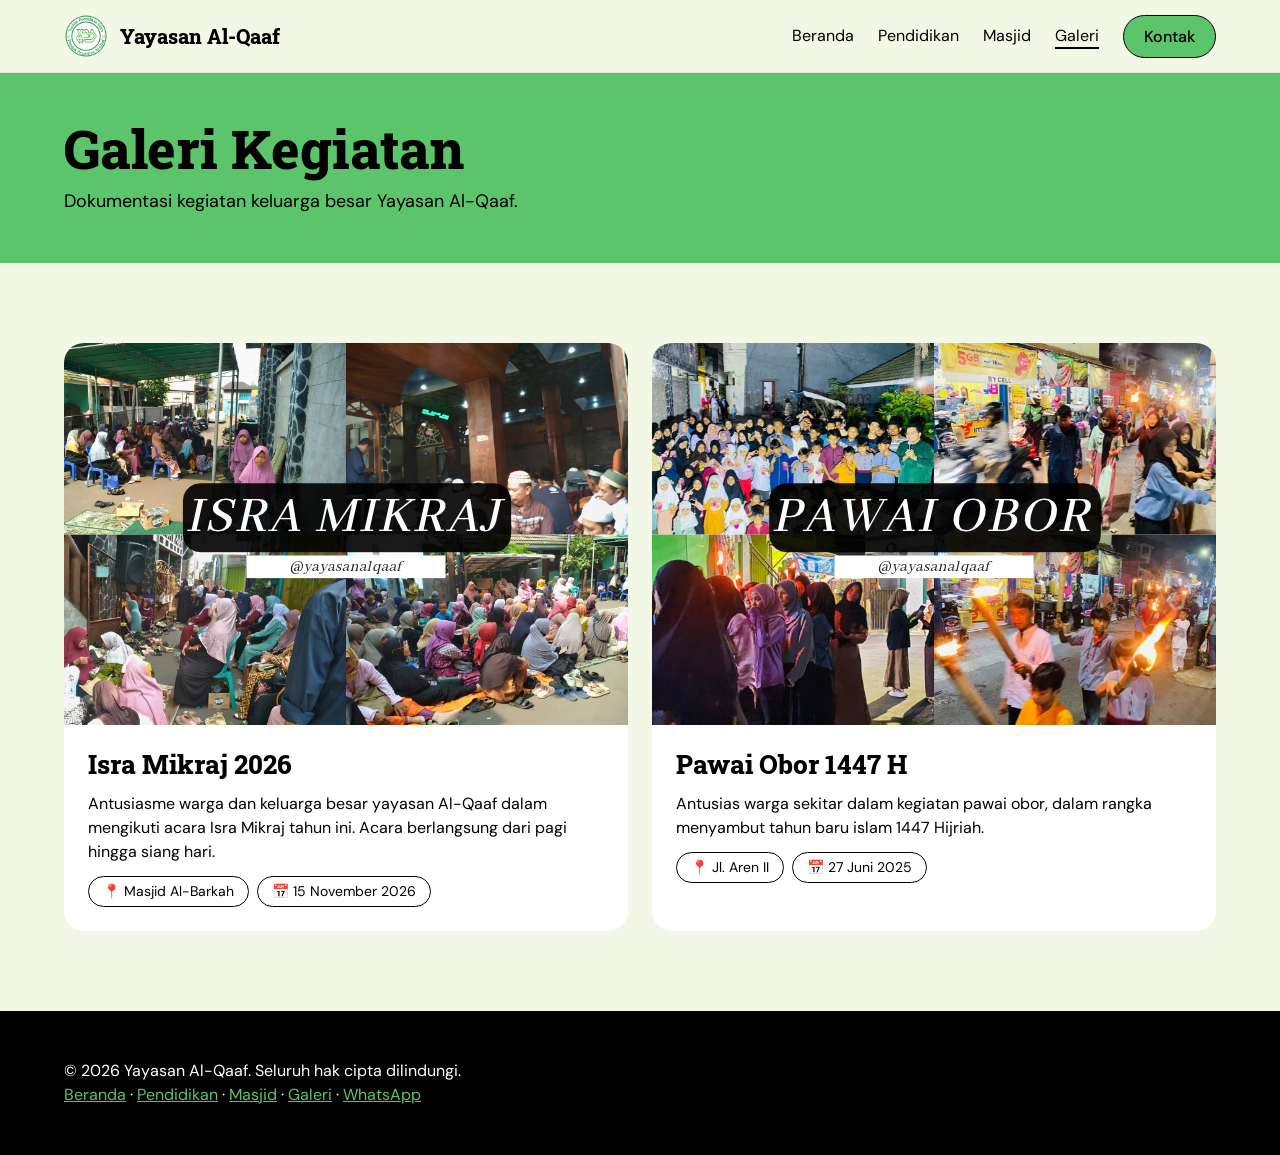
<file: galeri.html>
<!DOCTYPE html>
<html lang="id">
<head>
<meta charset="utf-8">
<!-- ===== galeri.html — Galeri Kegiatan =====
 Tambah kegiatan: salin satu blok <article>, ubah foto, judul, deskripsi, lokasi, tanggal.
 Letakkan kegiatan terbaru di paling atas.
 Header & footer dibuat otomatis oleh js/layout.js (jangan tulis manual di sini). -->
<title>Galeri Kegiatan — Pondok Pesantren Al-Qaaf</title>
<meta name="description" content="Dokumentasi kegiatan santri dan keluarga besar Pondok Pesantren Al-Qaaf.">
<link rel="canonical" href="https://alqaaf.ponpes.id/galeri.html">
<meta property="og:type" content="website"><meta property="og:locale" content="id_ID">
<meta property="og:title" content="Galeri Kegiatan — Pondok Pesantren Al-Qaaf">
<meta property="og:description" content="Dokumentasi kegiatan santri dan keluarga besar Pondok Pesantren Al-Qaaf.">
<meta property="og:image" content="https://alqaaf.ponpes.id/images/hero.png">
<meta property="og:url" content="https://alqaaf.ponpes.id/galeri.html">
<meta name="viewport" content="width=device-width, initial-scale=1">
<meta name="theme-color" content="#f2f7e6">

<!-- favicon dari favicon generator -->
<link rel="icon" type="image/png" href="images/favicon-baru/favicon-96x96.png" sizes="96x96">
<link rel="icon" type="image/svg+xml" href="images/favicon-baru/favicon.svg">
<link rel="shortcut icon" href="images/favicon-baru/favicon.ico">
<link rel="apple-touch-icon" sizes="180x180" href="images/favicon-baru/apple-touch-icon.png">
<meta name="apple-mobile-web-app-title" content="Al-Qaaf">
<link rel="manifest" href="images/favicon-baru/site.webmanifest">

<link rel="preconnect" href="https://fonts.googleapis.com"><link rel="preconnect" href="https://fonts.gstatic.com" crossorigin>
<link rel="stylesheet" href="https://fonts.googleapis.com/css2?family=DM+Mono&family=DM+Sans:wght@400;500;700&family=Roboto+Slab:wght@500;800&display=swap">
<link rel="stylesheet" href="css/variables.css">
<link rel="stylesheet" href="css/style.css">
<link rel="stylesheet" href="css/layout.css">
<!-- Font Awesome: ikon (dipakai menu bawah di HP) -->
<link rel="stylesheet" href="https://cdnjs.cloudflare.com/ajax/libs/font-awesome/6.5.2/css/all.min.css" crossorigin="anonymous" referrerpolicy="no-referrer">
</head>
<body>
<!-- Header dibuat oleh js/layout.js (ubah menu di sana). Tautan cadangan jika JavaScript mati: -->
<div id="site-header"><noscript><nav class="wrap"><a href="index.html">Beranda</a> · <a href="pendidikan.html">Pendidikan</a> · <a href="masjid.html">Masjid</a> · <a href="galeri.html">Galeri</a></nav></noscript></div>
<main>
<!-- JUDUL HALAMAN -->
<section class="page-head"><div class="wrap">
  <h1>Galeri Kegiatan</h1>
  <p>Dokumentasi kegiatan keluarga besar Yayasan Al-Qaaf.</p>
</div></section>

<!-- DAFTAR KEGIATAN: salin satu <article> untuk menambah kegiatan -->
<section><div class="wrap">
  <div class="grid">
    <article class="card gallery-card">
      <img src="images/galeri/isra-mikraj-15-11-2026.png" alt="Kegiatan Isra Mikraj" loading="lazy" width="680" height="382">
      <div class="body"><h3>Isra Mikraj 2026</h3><p>Antusiasme warga dan keluarga besar yayasan Al-Qaaf dalam mengikuti acara Isra Mikraj tahun ini. Acara berlangsung dari pagi hingga siang hari.</p>
        <div class="meta"><span>📍 Masjid Al-Barkah</span><span>📅 15 November 2026</span></div></div>
    </article>
    <article class="card gallery-card">
      <img src="images/galeri/pawai-obor-tahun-baru-islam-1447H.png" alt="Kegiatan Pawai Obor" loading="lazy" width="680" height="382">
      <div class="body"><h3>Pawai Obor 1447 H</h3><p>Antusias warga sekitar dalam kegiatan pawai obor, dalam rangka menyambut tahun baru islam 1447 Hijriah.</p>
        <div class="meta"><span>📍 Jl. Aren II</span><span>📅 27 Juni 2025</span></div></div>
    </article>
  </div>
</div></section>
</main>
<!-- Footer + menu bawah HP dibuat oleh js/layout.js -->
<div id="site-footer"></div>
<script src="js/layout.js" defer></script>
</body></html>
</file>
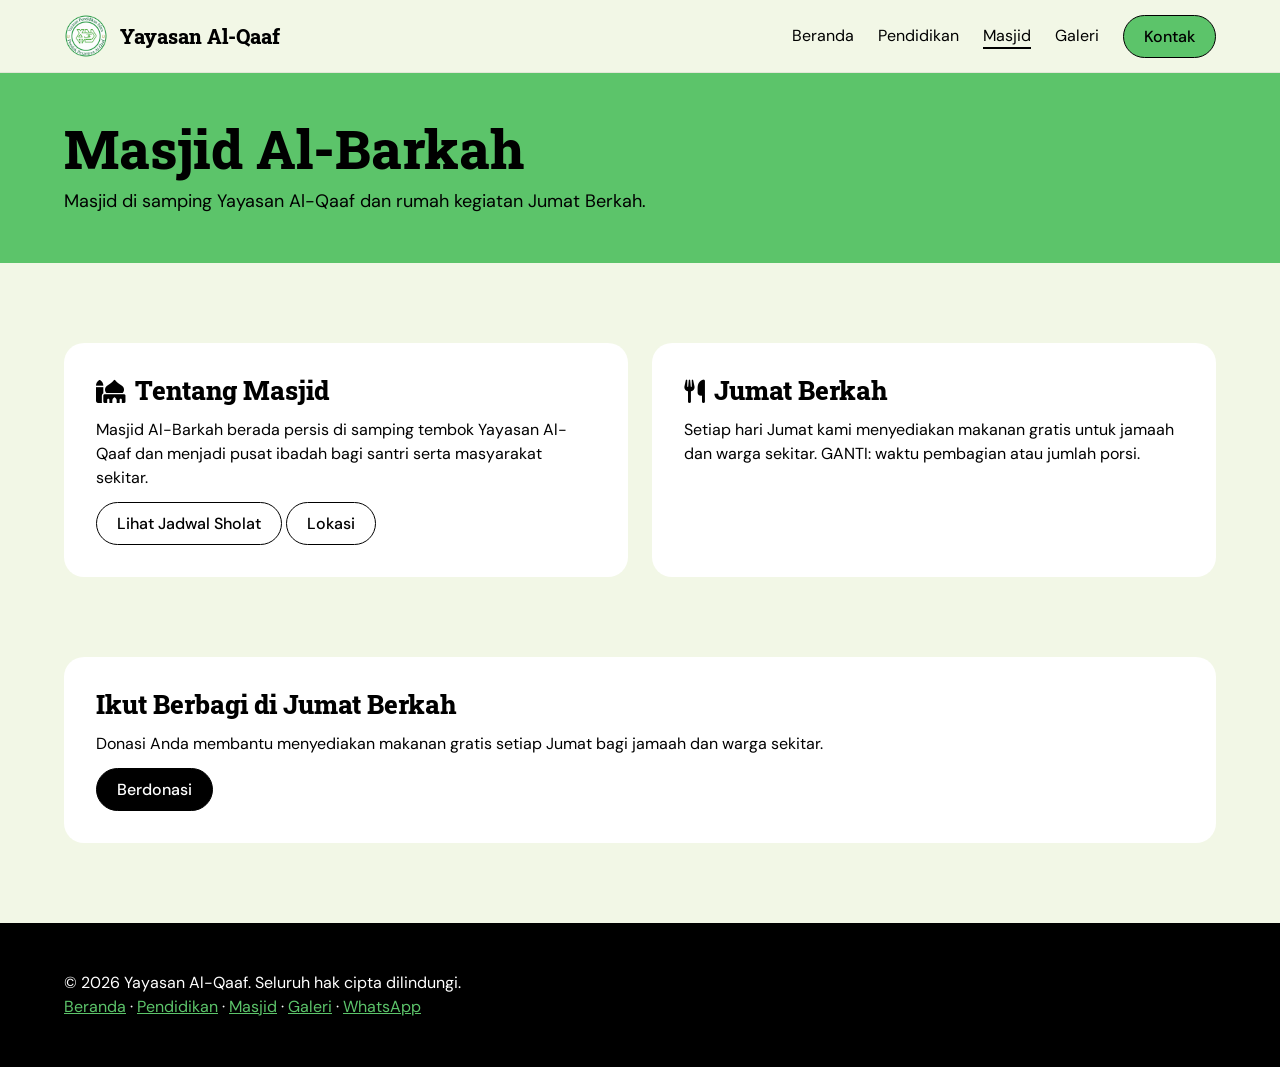
<file: masjid.html>
<!DOCTYPE html>
<html lang="id">
<head>
<meta charset="utf-8">
<title>Masjid Al-Barkah & Jumat Berkah — Yayasan Al-Qaaf</title>
<meta name="description" content="Masjid Al-Barkah di samping Yayasan Al-Qaaf, Pondok Aren, Tangerang Selatan, dan kegiatan Jumat Berkah makanan gratis setiap Jumat.">
<link rel="canonical" href="https://alqaaf.ponpes.id/masjid.html">
<meta property="og:type" content="website"><meta property="og:locale" content="id_ID">
<meta property="og:title" content="Masjid Al-Barkah & Jumat Berkah — Yayasan Al-Qaaf">
<meta property="og:description" content="Masjid Al-Barkah di samping Yayasan Al-Qaaf, Pondok Aren, Tangerang Selatan, dan kegiatan Jumat Berkah makanan gratis setiap Jumat.">
<meta property="og:image" content="https://alqaaf.ponpes.id/images/hero.png">
<meta property="og:url" content="https://alqaaf.ponpes.id/masjid.html">
<meta name="viewport" content="width=device-width, initial-scale=1">
<meta name="theme-color" content="#f2f7e6">
<link rel="preconnect" href="https://fonts.googleapis.com"><link rel="preconnect" href="https://fonts.gstatic.com" crossorigin>
<link rel="stylesheet" href="https://fonts.googleapis.com/css2?family=DM+Mono&family=DM+Sans:wght@400;500;700&family=Roboto+Slab:wght@500;800&display=swap">
<link rel="stylesheet" href="css/variables.css">
<link rel="stylesheet" href="css/style.css">
<link rel="stylesheet" href="css/layout.css">
<!-- Font Awesome: ikon -->
<link rel="stylesheet" href="https://cdnjs.cloudflare.com/ajax/libs/font-awesome/6.5.2/css/all.min.css" crossorigin="anonymous" referrerpolicy="no-referrer">
<!-- favicon dari favicon generator -->
<link rel="icon" type="image/png" href="images/favicon-baru/favicon-96x96.png" sizes="96x96">
<link rel="icon" type="image/svg+xml" href="images/favicon-baru/favicon.svg">
<link rel="shortcut icon" href="images/favicon-baru/favicon.ico">
<link rel="apple-touch-icon" sizes="180x180" href="images/favicon-baru/apple-touch-icon.png">
<meta name="apple-mobile-web-app-title" content="Al-Qaaf">
<link rel="manifest" href="images/favicon-baru/site.webmanifest">

</head>
<body>
<!-- Header dibuat oleh js/layout.js (ubah menu di sana). Tautan cadangan jika JavaScript mati: -->
<div id="site-header"><noscript><nav class="wrap"><a href="index.html">Beranda</a> · <a href="pendidikan.html">Pendidikan</a> · <a href="masjid.html">Masjid</a> · <a href="galeri.html">Galeri</a></nav></noscript></div>
<main>
<!-- JUDUL HALAMAN -->
<section class="page-head"><div class="wrap">
  <h1>Masjid Al-Barkah</h1>
  <p>Masjid di samping Yayasan Al-Qaaf dan rumah kegiatan Jumat Berkah.</p>
</div></section>

<!-- MASJID & JUMAT BERKAH -->
<section><div class="wrap">
  <div class="grid">
    <div class="card"><h3><i class="fa-solid fa-mosque" aria-hidden="true"></i>Tentang Masjid</h3>
      <p>Masjid Al-Barkah berada persis di samping tembok Yayasan Al-Qaaf dan menjadi pusat ibadah bagi santri serta masyarakat sekitar.</p>
      <p><a class="btn btn-outline btn-sm" href="index.html#jadwal">Lihat Jadwal Sholat</a>
      <a class="btn btn-outline btn-sm" href="index.html#lokasi">Lokasi</a></p></div>
    <div class="card"><h3><i class="fa-solid fa-utensils" aria-hidden="true"></i>Jumat Berkah</h3>
      <p>Setiap hari Jumat kami menyediakan makanan gratis untuk jamaah dan warga sekitar. GANTI: waktu pembagian atau jumlah porsi.</p></div>
  </div>
</div></section>

<section style="padding-top:0"><div class="wrap">
  <div class="card card-highlight">
    <h3>Ikut Berbagi di Jumat Berkah</h3>
    <p>Donasi Anda membantu menyediakan makanan gratis setiap Jumat bagi jamaah dan warga sekitar.</p>
    <p class="page-cta"><a class="btn btn-black btn-sm" href="index.html#donasi">Berdonasi</a></p>
  </div>
</div></section>
</main>
<!-- Footer + menu bawah HP dibuat oleh js/layout.js -->
<div id="site-footer"></div>
<script src="js/layout.js" defer></script>
</body></html>
</file>
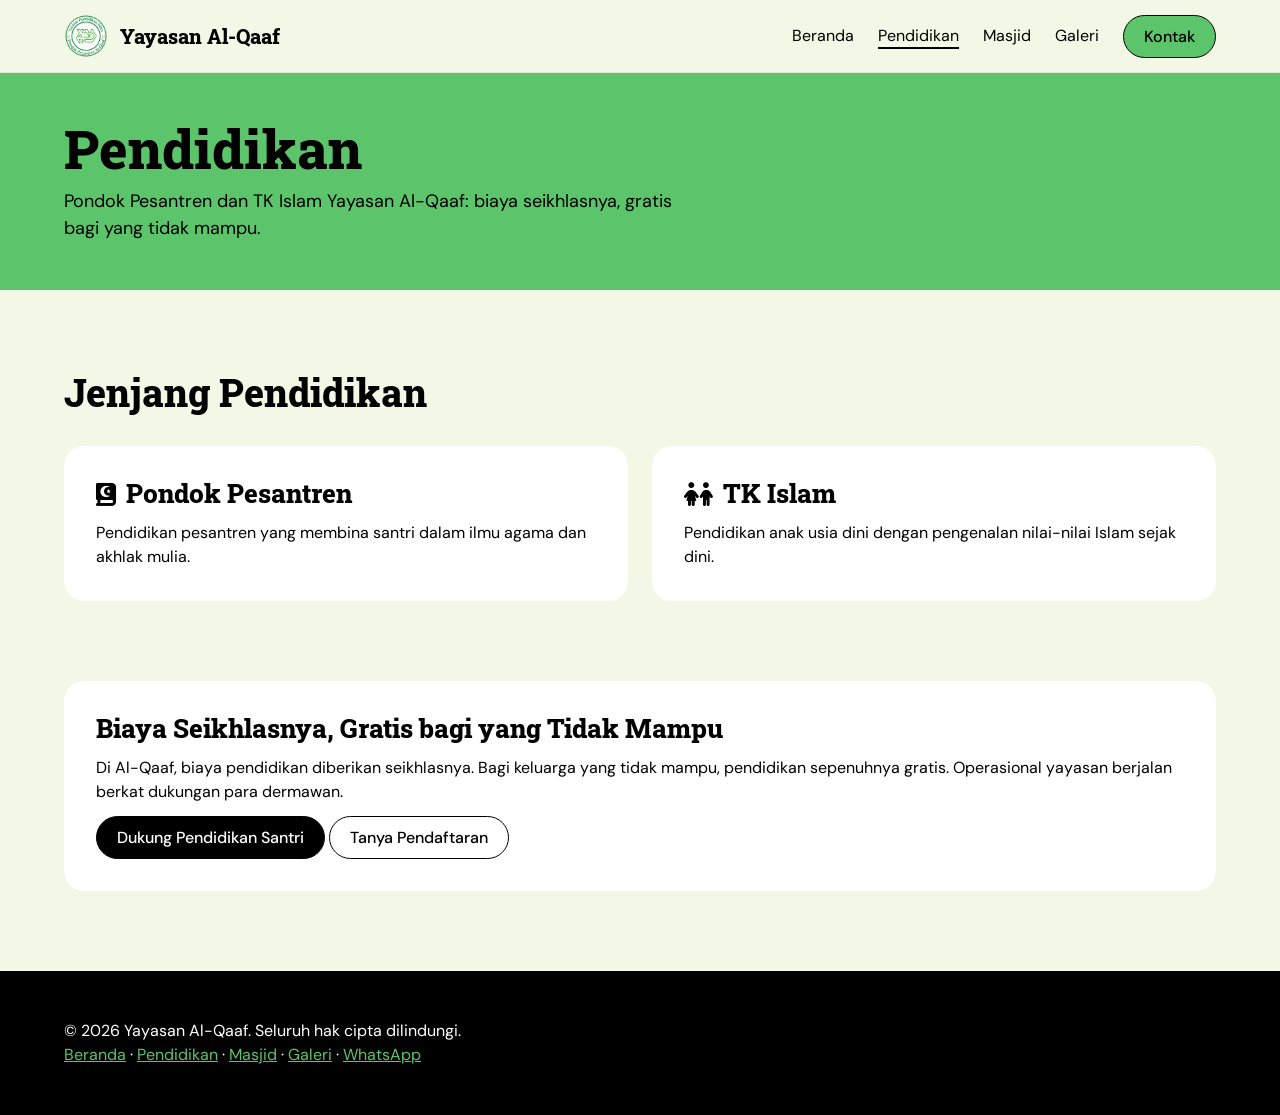
<file: pendidikan.html>
<!DOCTYPE html>
<html lang="id">
<head>
<meta charset="utf-8">
  
<title>Pendidikan — Yayasan Al-Qaaf</title>
<meta name="description" content="Jenjang pendidikan Yayasan Al-Qaaf: Pondok Pesantren dan TK Islam. Biaya seikhlasnya, gratis bagi yang tidak mampu.">
<link rel="canonical" href="https://alqaaf.ponpes.id/pendidikan.html">
<meta property="og:type" content="website"><meta property="og:locale" content="id_ID">
<meta property="og:title" content="Pendidikan — Yayasan Al-Qaaf">
<meta property="og:description" content="Jenjang pendidikan Yayasan Al-Qaaf: Pondok Pesantren dan TK Islam. Biaya seikhlasnya, gratis bagi yang tidak mampu.">
<meta property="og:image" content="https://alqaaf.ponpes.id/images/hero.png">
<meta property="og:url" content="https://alqaaf.ponpes.id/pendidikan.html">
<meta name="viewport" content="width=device-width, initial-scale=1">
<meta name="theme-color" content="#f2f7e6">
<link rel="preconnect" href="https://fonts.googleapis.com"><link rel="preconnect" href="https://fonts.gstatic.com" crossorigin>
<link rel="stylesheet" href="https://fonts.googleapis.com/css2?family=DM+Mono&family=DM+Sans:wght@400;500;700&family=Roboto+Slab:wght@500;800&display=swap">
<link rel="stylesheet" href="css/variables.css">
<link rel="stylesheet" href="css/style.css">
<link rel="stylesheet" href="css/layout.css">
  
<!-- Font Awesome: ikon -->
<link rel="stylesheet" href="https://cdnjs.cloudflare.com/ajax/libs/font-awesome/6.5.2/css/all.min.css" crossorigin="anonymous" referrerpolicy="no-referrer">
  
<!-- favicon dari favicon generator -->
<link rel="icon" type="image/png" href="images/favicon-baru/favicon-96x96.png" sizes="96x96">
<link rel="icon" type="image/svg+xml" href="images/favicon-baru/favicon.svg">
<link rel="shortcut icon" href="images/favicon-baru/favicon.ico">
<link rel="apple-touch-icon" sizes="180x180" href="images/favicon-baru/apple-touch-icon.png">
<meta name="apple-mobile-web-app-title" content="Al-Qaaf">
<link rel="manifest" href="images/favicon-baru/site.webmanifest">

</head>
<body>
  
<!-- Header dibuat oleh js/layout.js (ubah menu di sana). Tautan cadangan jika JavaScript mati: -->
<div id="site-header"><noscript><nav class="wrap"><a href="index.html">Beranda</a> · <a href="pendidikan.html">Pendidikan</a> · <a href="masjid.html">Masjid</a> · <a href="galeri.html">Galeri</a></nav></noscript></div>
<main>
  
<!-- JUDUL HALAMAN -->
<section class="page-head"><div class="wrap">
  <h1>Pendidikan</h1>
  <p>Pondok Pesantren dan TK Islam Yayasan Al-Qaaf: biaya seikhlasnya, gratis bagi yang tidak mampu.</p>
</div></section>

<!-- JENJANG: tambah kartu baru jika ada jenjang lain -->
<section><div class="wrap">
  <h2 class="section-title">Jenjang Pendidikan</h2>
  <div class="grid">
    <div class="card"><h3><i class="fa-solid fa-book-quran" aria-hidden="true"></i>Pondok Pesantren</h3>
      <p>Pendidikan pesantren yang membina santri dalam ilmu agama dan akhlak mulia.</p></div>
    <div class="card"><h3><i class="fa-solid fa-children" aria-hidden="true"></i>TK Islam</h3>
      <p>Pendidikan anak usia dini dengan pengenalan nilai-nilai Islam sejak dini.</p></div>
  </div>
</div></section>

<!-- BIAYA: pesan utama untuk calon wali santri dan donatur -->
<section style="padding-top:0"><div class="wrap">
  <div class="card card-highlight">
    <h3>Biaya Seikhlasnya, Gratis bagi yang Tidak Mampu</h3>
    <p>Di Al-Qaaf, biaya pendidikan diberikan seikhlasnya. Bagi keluarga yang tidak mampu, pendidikan sepenuhnya gratis. Operasional yayasan berjalan berkat dukungan para dermawan.</p>
    <p class="page-cta"><a class="btn btn-black btn-sm" href="index.html#donasi">Dukung Pendidikan Santri</a>
    <a class="btn btn-outline btn-sm" href="index.html#kontak">Tanya Pendaftaran</a></p>
  </div>
</div></section>
</main>
  
<!-- Footer + menu bawah HP dibuat oleh js/layout.js -->
<div id="site-footer"></div>
<script src="js/layout.js" defer></script>
</body></html>
</file>
<file: css/variables.css>
:root {
  /* Colors */
  --color-buttercream: #f2f7e6;
  --color-marigold: #5cc46a;
  --color-ink-black: #000000;
  --color-bone-white: #ffffff;
  --color-char: #666664;
  --color-oat: #cccbc7;
  --color-fawn: #dcdce6;

  /* Typography — Font Families */
  --font-sans-serif: 'sans-serif', ui-sans-serif, system-ui, -apple-system, BlinkMacSystemFont, "Segoe UI", Roboto, sans-serif;
  --font-champ: 'Champ', ui-sans-serif, system-ui, -apple-system, BlinkMacSystemFont, "Segoe UI", Roboto, sans-serif;
  --font-dm-sans: 'DM Sans', ui-sans-serif, system-ui, -apple-system, BlinkMacSystemFont, "Segoe UI", Roboto, sans-serif;
  --font-dm-mono: 'DM Mono', ui-monospace, SFMono-Regular, Menlo, Monaco, Consolas, monospace;
  --font-arial: 'Arial', ui-sans-serif, system-ui, -apple-system, BlinkMacSystemFont, "Segoe UI", Roboto, sans-serif;

  /* Typography — Scale */
  --text-caption: 10px;
  --leading-caption: 1.5;
  --tracking-caption: 0.16px;
  --text-body: 16px;
  --leading-body: 1.5;
  --text-subheading: 20px;
  --leading-subheading: 1.4;
  --tracking-subheading: -0.4px;
  --text-heading-sm: 26px;
  --leading-heading-sm: 1.2;
  --text-heading: 38px;
  --leading-heading: 1.16;
  --text-heading-lg: 54px;
  --leading-heading-lg: 1.01;
  --text-display: 72px;
  --leading-display: 1.01;

  /* Typography — Weights */
  --font-weight-regular: 400;
  --font-weight-medium: 500;
  --font-weight-bold: 700;
  --font-weight-extrabold: 800;

  /* Spacing */
  --spacing-unit: 4px;
  --spacing-4: 4px;
  --spacing-8: 8px;
  --spacing-12: 12px;
  --spacing-16: 16px;
  --spacing-20: 20px;
  --spacing-24: 24px;
  --spacing-28: 28px;
  --spacing-32: 32px;
  --spacing-36: 36px;
  --spacing-48: 48px;
  --spacing-60: 60px;
  --spacing-72: 72px;
  --spacing-80: 80px;
  --spacing-120: 120px;
  --spacing-132: 132px;
  --spacing-236: 236px;

  /* Layout */
  --page-max-width: 1200px;
  --section-gap: 80px;
  --card-padding: 32px;
  --element-gap: 24px;

  /* Border Radius */
  --radius-2xl: 16px;
  --radius-2xl-2: 20px;
  --radius-full: 9999px;

  /* Named Radii */
  --radius-tags: 9999px;
  --radius-cards: 20px;
  --radius-inputs: 16px;
  --radius-buttons: 9999px;

  /* Shadows */
  --shadow-md: rgba(70, 58, 0, 0.1) 0px 4px 12px 0px;

  /* Surfaces */
  --surface-canvas: #f2f7e6;
  --surface-card: #ffffff;
  --surface-oat: #cccbc7;
  --surface-ink: #000000;
}
</file>
<file: css/style.css>
/* ==========================================================
   style.css — Gaya utama website Al-Qaaf
   Mengikuti DESIGN.md (krem + kuning marigold, tombol pill, kartu 20px).
   Variabel warna/ukuran ada di variables.css (jangan diubah di sini).
   ========================================================== */

/* Font: "Champ" tidak tersedia gratis, diganti Roboto Slab (mirip, slab tebal). */
:root{ --font-champ:'Roboto Slab',Georgia,serif; }


*{box-sizing:border-box;margin:0}
html{scroll-behavior:smooth}
body{background:var(--surface-canvas);color:var(--color-ink-black);font:400 var(--text-body)/1.5 var(--font-dm-sans)}
img{max-width:100%;display:block}
a{color:inherit}
h1,h2,h3{font-family:var(--font-champ);font-weight:800}
.wrap{max-width:var(--page-max-width);margin:0 auto;padding:0 var(--spacing-24)}
section{padding:var(--section-gap) 0}
.section-title{font-size:var(--text-heading);line-height:var(--leading-heading);margin-bottom:var(--spacing-32)}

/* ---------- Navigasi atas ---------- */
.nav{background:var(--surface-canvas);position:sticky;top:0;z-index:10;border-bottom:1px solid #0001}
.nav .wrap{display:flex;align-items:center;gap:var(--spacing-24);height:72px}
.brand{display:flex;align-items:center;gap:12px;text-decoration:none;font:800 20px var(--font-champ)}
.brand img{width:44px;height:44px}
.nav-links{display:flex;gap:var(--spacing-24);margin-left:auto;align-items:center}
.nav-links a{text-decoration:none}
.nav-links a:hover,.nav-links a[aria-current]{text-decoration:underline;text-underline-offset:6px;text-decoration-thickness:2px}

/* ---------- Tombol (selalu pill) ---------- */
.btn{display:inline-block;padding:16px 28px;border-radius:var(--radius-buttons);font:500 16px var(--font-dm-sans);text-decoration:none;border:1.5px solid var(--color-ink-black);cursor:pointer}
.btn-primary{background:var(--color-marigold)}
.btn-outline{background:transparent}
.btn-black{background:#000;color:#fff}
.btn-sm{padding:10px 20px}
.btn-light{color:#fff;border-color:#fff}

/* ---------- Hero (foto utama + scrim hangat) ---------- */
.hero{position:relative;color:#fff;padding:0;min-height:560px;display:flex;align-items:center;
  background:linear-gradient(rgba(40,30,0,.55),rgba(40,30,0,.65)),url(../images/hero.png) center/cover}
.hero .wrap{padding-top:80px;padding-bottom:80px;text-align:center}
.hero h1{font-size:clamp(38px,7vw,var(--text-display));line-height:var(--leading-display);margin-bottom:var(--spacing-20)}
.hero p{font-size:20px;max-width:640px;margin:0 auto var(--spacing-32)}
.hero .actions{display:flex;gap:16px;justify-content:center;flex-wrap:wrap}

/* ---------- Kartu & grid ---------- */
.grid{display:grid;gap:var(--element-gap);grid-template-columns:repeat(auto-fit,minmax(280px,1fr))}
.card{background:var(--surface-card);border-radius:var(--radius-cards);padding:var(--card-padding)}
.card h3{font-size:var(--text-heading-sm);line-height:var(--leading-heading-sm);margin-bottom:var(--spacing-12)}
.card p+p,.card ul{margin-top:var(--spacing-12)}
.card ul{padding-left:20px}
.tag{display:inline-block;background:var(--color-marigold);border-radius:var(--radius-tags);padding:6px 16px;font:500 14px var(--font-dm-sans);margin-bottom:var(--spacing-12)}
.mono{font-family:var(--font-dm-mono)}

/* ---------- Jadwal sholat ---------- */
.prayer{background:#fff}
.prayer-grid{display:grid;grid-template-columns:repeat(auto-fit,minmax(120px,1fr));gap:var(--spacing-16)}
.prayer-item{background:var(--surface-canvas);border-radius:var(--radius-cards);padding:var(--spacing-20);text-align:center}
.prayer-item b{display:block;font:500 15px var(--font-dm-sans)}
.prayer-item span{font:800 28px var(--font-champ)}
.prayer-item.next{background:var(--color-marigold)}
.muted{color:var(--color-char);font-size:14px;margin-top:var(--spacing-16)}

/* ---------- Donasi & unduhan ---------- */
.rek{font:500 24px var(--font-dm-mono);margin:var(--spacing-8) 0}
.copy-btn{margin-top:var(--spacing-12)}
.map{border:1px solid #000;border-radius:var(--radius-cards);width:100%;height:360px}

/* ---------- Galeri ---------- */
.gallery-card{padding:0;overflow:hidden}
.gallery-card img{aspect-ratio:4/3;object-fit:cover;width:100%}
.gallery-card .body{padding:var(--spacing-24)}
.meta{display:flex;flex-wrap:wrap;gap:8px;margin-top:var(--spacing-12)}
.meta span{border:1px solid #000;border-radius:var(--radius-tags);padding:4px 14px;font-size:14px}

/* ---------- Footer ---------- */
footer{background:var(--surface-ink);color:#fff;padding:var(--spacing-48) 0}
footer a{color:var(--color-marigold)}

@media(max-width:640px){
  .nav .wrap{height:auto;padding-top:12px;padding-bottom:12px;flex-wrap:wrap}
  .nav-links{margin-left:0;gap:16px}
  section{padding:var(--spacing-48) 0}
  .section-title{font-size:30px}
}

/* ==========================================================
   Perbaikan responsif mobile (tambahan di akhir file)
   Tujuan: halaman tidak bisa digeser ke kiri/kanan di HP.
   ========================================================== */

/* Pengaman: potong apa pun yang meluap ke samping (clip tidak merusak menu sticky) */
body{overflow-x:clip}

/* Menu atas boleh turun baris jika layar sempit */
.nav-links{flex-wrap:wrap}

/* Grid kartu: lebar minimum tidak pernah melebihi lebar layar */
.grid{grid-template-columns:repeat(auto-fit,minmax(min(280px,100%),1fr))}

/* Isi kartu boleh menyusut, teks/nomor panjang dipatahkan otomatis */
.card,.grid>*{min-width:0}
.card,.prayer-item{overflow-wrap:anywhere}

/* Nomor rekening mengecil mengikuti lebar layar */
.rek{font-size:clamp(18px,5.5vw,24px)}

/* Peta tidak melebihi lebar layar */
.map{max-width:100%}

@media(max-width:640px){
  .wrap{padding:0 var(--spacing-16)}   /* margin samping lebih tipis */
  .nav .wrap{gap:12px}
  .hero{min-height:480px}
  .hero p{font-size:18px}
  .btn{padding:14px 22px}
  .map{height:280px}
}

/* Ikon Font Awesome di kartu kontak */
.card h3 i{margin-right:10px;font-size:.9em}
.btn i{margin-right:6px}
</file>
<file: css/layout.css>
/* ==========================================================
   layout.css — TAMBAHAN gaya (dimuat SETELAH style.css)
   Isi: judul halaman, menu cepat, menu bawah HP, mode mobile ringkas.
   ========================================================== */

/* Tempat header/footer: tinggi dicadangkan agar halaman tidak "loncat" */
#site-header{min-height:72px}

/* Judul halaman dalam (Pendidikan, Masjid): pita kuning */
.page-head{background:var(--color-marigold);padding:48px 0}
.page-head h1{font-size:var(--text-heading-lg);line-height:var(--leading-heading-lg)}
.page-head p{margin-top:12px;max-width:640px;font-size:18px}

/* Menu cepat (ikon bulat) di Beranda */
.quick-wrap{padding:0;margin-top:-32px;position:relative}
.quick{background:#fff;border-radius:24px;padding:20px 16px;display:grid;gap:16px 8px;
  grid-template-columns:repeat(6,1fr);box-shadow:var(--shadow-md)}
.quick a{display:flex;flex-direction:column;align-items:center;gap:8px;text-decoration:none;font-size:14px;font-weight:500;text-align:center}
.quick .qi{width:60px;height:60px;border-radius:50%;background:var(--surface-ink);color:var(--color-marigold);
  display:flex;align-items:center;justify-content:center;font-size:24px}

/* Menu bawah: disembunyikan di layar lebar */
.bottom-nav{display:none}

/* Daftar tanda centang kecil untuk halaman dalam */
.page-cta{margin-top:var(--spacing-24)}

/* ---------- MODE MOBILE RINGKAS (HP & tablet kecil) ---------- */
@media(max-width:768px){
  body{padding-bottom:76px;font-size:15px}           /* ruang untuk menu bawah */
  section{padding:32px 0}
  .section-title{font-size:24px;margin-bottom:16px}
  .grid{gap:12px}
  .card{padding:16px;border-radius:16px}
  .card h3{font-size:18px;margin-bottom:8px}
  .btn{padding:12px 20px;font-size:15px}
  .btn-sm{padding:9px 16px;font-size:14px}

  /* Header: hanya logo + nama; menu pindah ke bawah */
  #site-header{min-height:56px}
  .nav .wrap{height:56px;padding-top:0;padding-bottom:0;flex-wrap:nowrap}
  .nav-links{display:none}
  .brand{font-size:17px}
  .brand img{width:36px;height:36px}

  /* Hero & judul halaman lebih pendek */
  .hero{min-height:300px}
  .hero .wrap{padding-top:36px;padding-bottom:56px}
  .hero h1{font-size:30px;margin-bottom:12px}
  .hero p{font-size:15px;margin-bottom:20px}
  .page-head{padding:28px 0}
  .page-head h1{font-size:30px}
  .page-head p{font-size:15px}

  /* Menu cepat: 3 kolom */
  .quick-wrap{margin-top:-28px}
  .quick{grid-template-columns:repeat(3,1fr);padding:16px 8px}
  .quick .qi{width:52px;height:52px;font-size:21px}
  .quick a{font-size:13px}

  /* Jadwal sholat: 5 waktu satu baris */
  .prayer-grid{grid-template-columns:repeat(5,1fr);gap:6px}
  .prayer-item{padding:10px 2px;border-radius:12px}
  .prayer-item b{font-size:11px}
  .prayer-item span{font-size:15px}

  .map{height:240px}
  footer{padding:24px 0;font-size:14px}

  /* Menu bawah ala aplikasi */
  .bottom-nav{display:flex;position:fixed;left:0;right:0;bottom:0;z-index:20;background:#fff;
    border-radius:20px 20px 0 0;box-shadow:0 -2px 12px rgba(70,58,0,.12);
    padding:6px 4px calc(6px + env(safe-area-inset-bottom,0px))}
  .bottom-nav a{flex:1;display:flex;flex-direction:column;align-items:center;gap:2px;text-decoration:none;
    font-size:11px;color:var(--color-char);padding:2px 0}
  .bottom-nav a i{font-size:18px;padding:4px 16px;border-radius:999px}
  .bottom-nav a[aria-current]{color:#000;font-weight:700}
  .bottom-nav a[aria-current] i{background:var(--color-marigold)}
}

/* ==========================================================
   PERBAIKAN KOMPATIBILITAS (header/footer kini dibuat lewat JS)
   ========================================================== */

/* Header "menempel" harus di pembungkusnya: sticky di dalam #site-header tidak akan bekerja
   karena pembungkusnya setinggi header itu sendiri. */
#site-header{position:sticky;top:0;z-index:30}
#site-header .nav{position:static}

/* Saat klik menu cepat (#donasi, #jadwal, ...), judul tidak tertutup header */
html{scroll-padding-top:84px}
@media(max-width:768px){html{scroll-padding-top:68px}}

/* Pesan "Memuat jadwal…" / gagal muat tidak terjepit di 1 kolom */
.prayer-grid>p{grid-column:1/-1}
</file>
